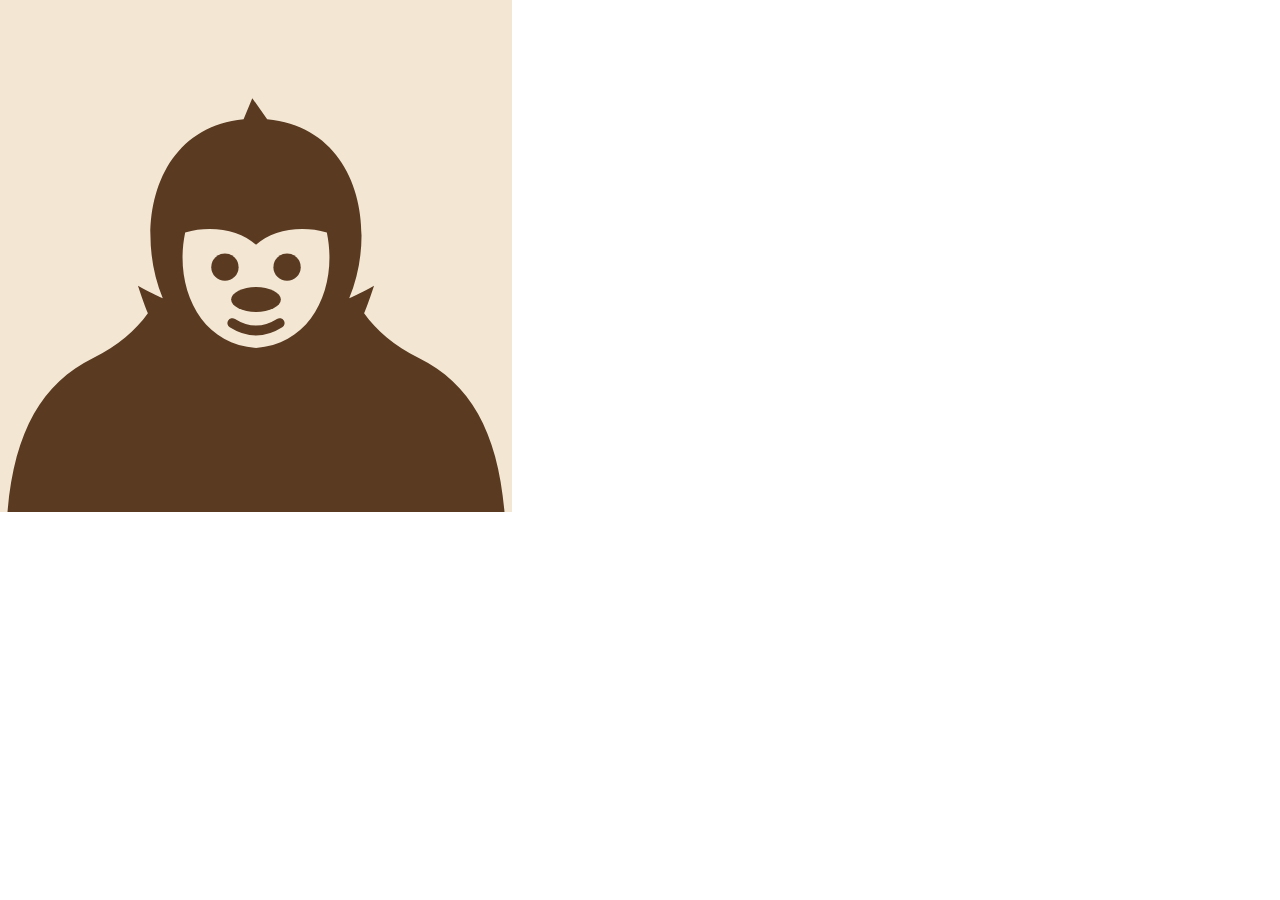
<file: tools/icons.html>
<!doctype html>
<!-- Source for the PNG icons. ?icon=touch renders the app icon full-bleed, ?icon=foot the footprint favicon. -->
<html lang="en">
<head>
<meta charset="utf-8">
<title>SasNotch icons</title>
<style>
  html, body { margin: 0; width: 512px; height: 512px; overflow: hidden; background: transparent; }
  svg { display: block; width: 512px; height: 512px; }
  .foot, .touch { display: none; }
  .show { display: block; }
</style>
</head>
<body>
<svg class="touch" viewBox="100 100 824 824">
  <rect x="100" y="100" width="824" height="824" fill="#F3E7D3"/>
  <path fill="#5B3A22" d="M110 960C115 810 160 720 250 676C290 656 318 632 338 604C332 590 328 578 322 560C340 570 352 576 362 580C316 470 346 306 492 292L506 258L530 292C678 306 708 470 662 580C672 576 684 570 702 560C696 578 692 590 686 604C706 632 734 656 774 676C864 720 909 810 914 960Z"/>
  <path fill="#F3E7D3" d="M398 474C440 462 486 470 512 494C538 470 584 462 626 474C644 560 604 654 512 660C420 654 380 560 398 474Z"/>
  <g fill="#5B3A22"><circle cx="462" cy="530" r="22"/><circle cx="562" cy="530" r="22"/><ellipse cx="512" cy="582" rx="40" ry="20"/></g>
  <path d="M474 620Q512 644 550 620" fill="none" stroke="#5B3A22" stroke-width="16" stroke-linecap="round"/>
</svg>
<img class="foot" src="/public/favicon.svg" width="512" height="512" alt="">
<script>
  document.querySelector("." + (new URLSearchParams(location.search).get("icon") || "touch")).classList.add("show");
</script>
</body>
</html>
</file>
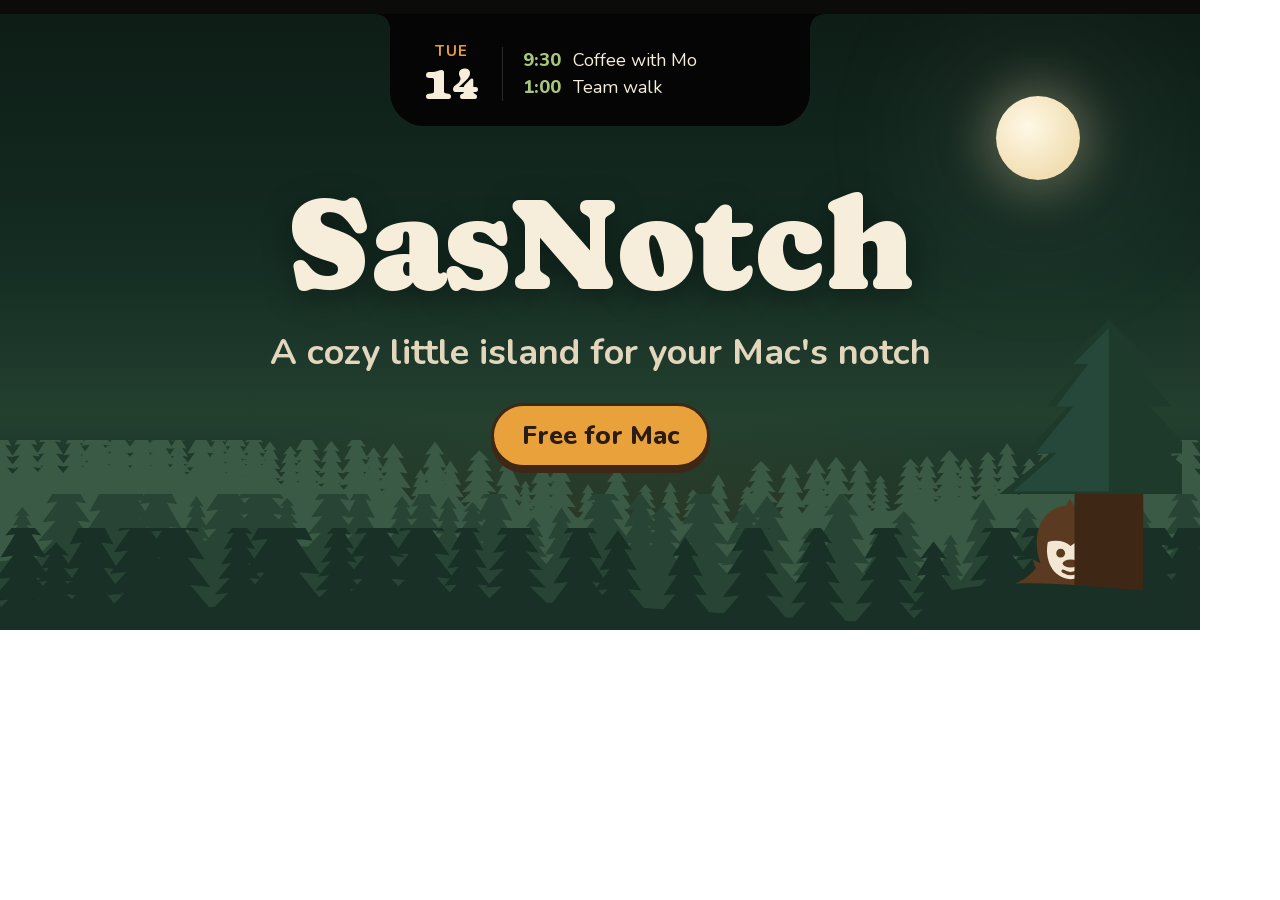
<file: tools/og.html>
<!doctype html>
<!-- Source for public/og.png (1200x630). Rendered by make-images.sh. -->
<html lang="en">
<head>
<meta charset="utf-8">
<title>SasNotch OG image</title>
<style>
  @font-face { font-family: "Caprasimo"; src: url("/public/fonts/caprasimo-latin.woff2") format("woff2"); }
  @font-face { font-family: "Nunito"; src: url("/public/fonts/nunito-latin.woff2") format("woff2"); font-weight: 400 800; }
  html, body { margin: 0; width: 1200px; height: 630px; overflow: hidden; }
  .card {
    position: relative; width: 1200px; height: 630px; overflow: hidden;
    background: radial-gradient(90% 60% at 50% 100%, rgba(233,162,59,.16), transparent 60%),
      linear-gradient(#0D1C16 0%, #142C22 40%, #23402F 66%, #183026 82%);
    font-family: "Nunito", sans-serif; color: #F6EDDA;
  }
  .bezel { position: absolute; inset: 0 0 auto 0; height: 14px; background: #0B0B0A; }
  .island {
    position: absolute; top: 14px; left: 50%; transform: translateX(-50%);
    width: 420px; height: 112px; background: #050505; border-radius: 0 0 34px 34px;
    display: flex; align-items: center; gap: 22px; padding: 18px 34px 10px; box-sizing: border-box;
  }
  .island::before, .island::after { content: ""; position: absolute; top: 0; width: 14px; height: 14px; }
  .island::before { right: 100%; background: radial-gradient(circle at 0 100%, transparent 13.5px, #050505 14px); }
  .island::after { left: 100%; background: radial-gradient(circle at 100% 100%, transparent 13.5px, #050505 14px); }
  .date { display: flex; flex-direction: column; align-items: center; }
  .date b { color: #E9A23B; font-size: 15px; letter-spacing: .12em; }
  .date strong { font-family: "Caprasimo"; font-weight: 400; font-size: 46px; line-height: 1; }
  .rows { border-left: 1px solid rgba(244,239,230,.15); padding-left: 20px; font-size: 18px; line-height: 1.5; }
  .rows em { font-style: normal; font-weight: 800; color: #A9C77A; margin-right: 12px; }
  .moon { position: absolute; top: 96px; right: 120px; width: 84px; height: 84px; border-radius: 50%;
    background: radial-gradient(circle at 38% 36%, #FFF8E6, #F1DFB3 70%);
    box-shadow: 0 0 44px 14px rgba(246,230,190,.24), 0 0 150px 60px rgba(246,230,190,.08); }
  .copy { position: absolute; left: 0; right: 0; top: 178px; text-align: center; }
  h1 { margin: 0; font-family: "Caprasimo"; font-weight: 400; font-size: 132px; line-height: 1; text-shadow: 0 6px 30px rgba(0,0,0,.4); }
  p { margin: 18px 0 0; font-size: 36px; font-weight: 700; color: #E2D6BC; }
  .pill { display: inline-block; margin-top: 26px; padding: 12px 28px; border-radius: 999px; background: #E9A23B;
    border: 3px solid #3F2716; box-shadow: 0 5px 0 #3F2716; color: #2A1C12; font-size: 26px; font-weight: 800; }
  .ridge { position: absolute; left: 0; width: 100%; object-fit: cover; object-position: 50% 100%; }
  .r1 { bottom: 40px; height: 150px; } .r2 { bottom: 6px; height: 130px; } .r3 { bottom: -8px; height: 110px; }
  .peek { position: absolute; right: 18px; bottom: -14px; width: 250px; }
</style>
</head>
<body>
<div class="card">
  <div class="moon"></div>
  <img class="ridge r1" src="/public/img/ridge-far.svg" alt="">
  <img class="ridge r2" src="/public/img/ridge-mid.svg" alt="">
  <img class="ridge r3" src="/public/img/ridge-near.svg" alt="">
  <svg class="peek" viewBox="0 0 400 520">
    <g transform="translate(30 0)"><g transform="translate(28 205) scale(.32)">
      <path fill="#5B3A22" d="M110 960C115 810 160 720 250 676C290 656 318 632 338 604C332 590 328 578 322 560C340 570 352 576 362 580C316 470 346 306 492 292L506 258L530 292C678 306 708 470 662 580C672 576 684 570 702 560C696 578 692 590 686 604C706 632 734 656 774 676C864 720 909 810 914 960Z"/>
      <path fill="#F3E7D3" d="M398 474C440 462 486 470 512 494C538 470 584 462 626 474C644 560 604 654 512 660C420 654 380 560 398 474Z"/>
      <g fill="#5B3A22"><circle cx="462" cy="530" r="22"/><circle cx="562" cy="530" r="22"/><ellipse cx="512" cy="582" rx="40" ry="20"/></g>
      <path d="M474 620Q512 644 550 620" fill="none" stroke="#5B3A22" stroke-width="16" stroke-linecap="round"/>
    </g></g>
    <path fill="#3F2716" d="M228 520V150c0-10 8-16 22-16h66c14 0 22 6 22 16v370Z"/>
    <path fill="#1D3A2B" d="M283 0L213 70H243L183 140H218L148 215H188L108 280H458L378 215H418L348 140H383L323 70H353Z"/>
    <path fill="#25483A" d="M283 14L226 72H250L198 140H226L166 214H200L130 276H283Z"/>
    <path fill="#183026" d="M0 440c60-14 130-20 200-16s140 14 200 8v88H0Z"/>
  </svg>
  <div class="bezel"></div>
  <div class="island">
    <div class="date"><b>TUE</b><strong>14</strong></div>
    <div class="rows"><div><em>9:30</em>Coffee with Mo</div><div><em>1:00</em>Team walk</div></div>
  </div>
  <div class="copy">
    <h1>SasNotch</h1>
    <p>A cozy little island for your Mac's notch</p>
    <span class="pill">Free for Mac</span>
  </div>
</div>
</body>
</html>
</file>
